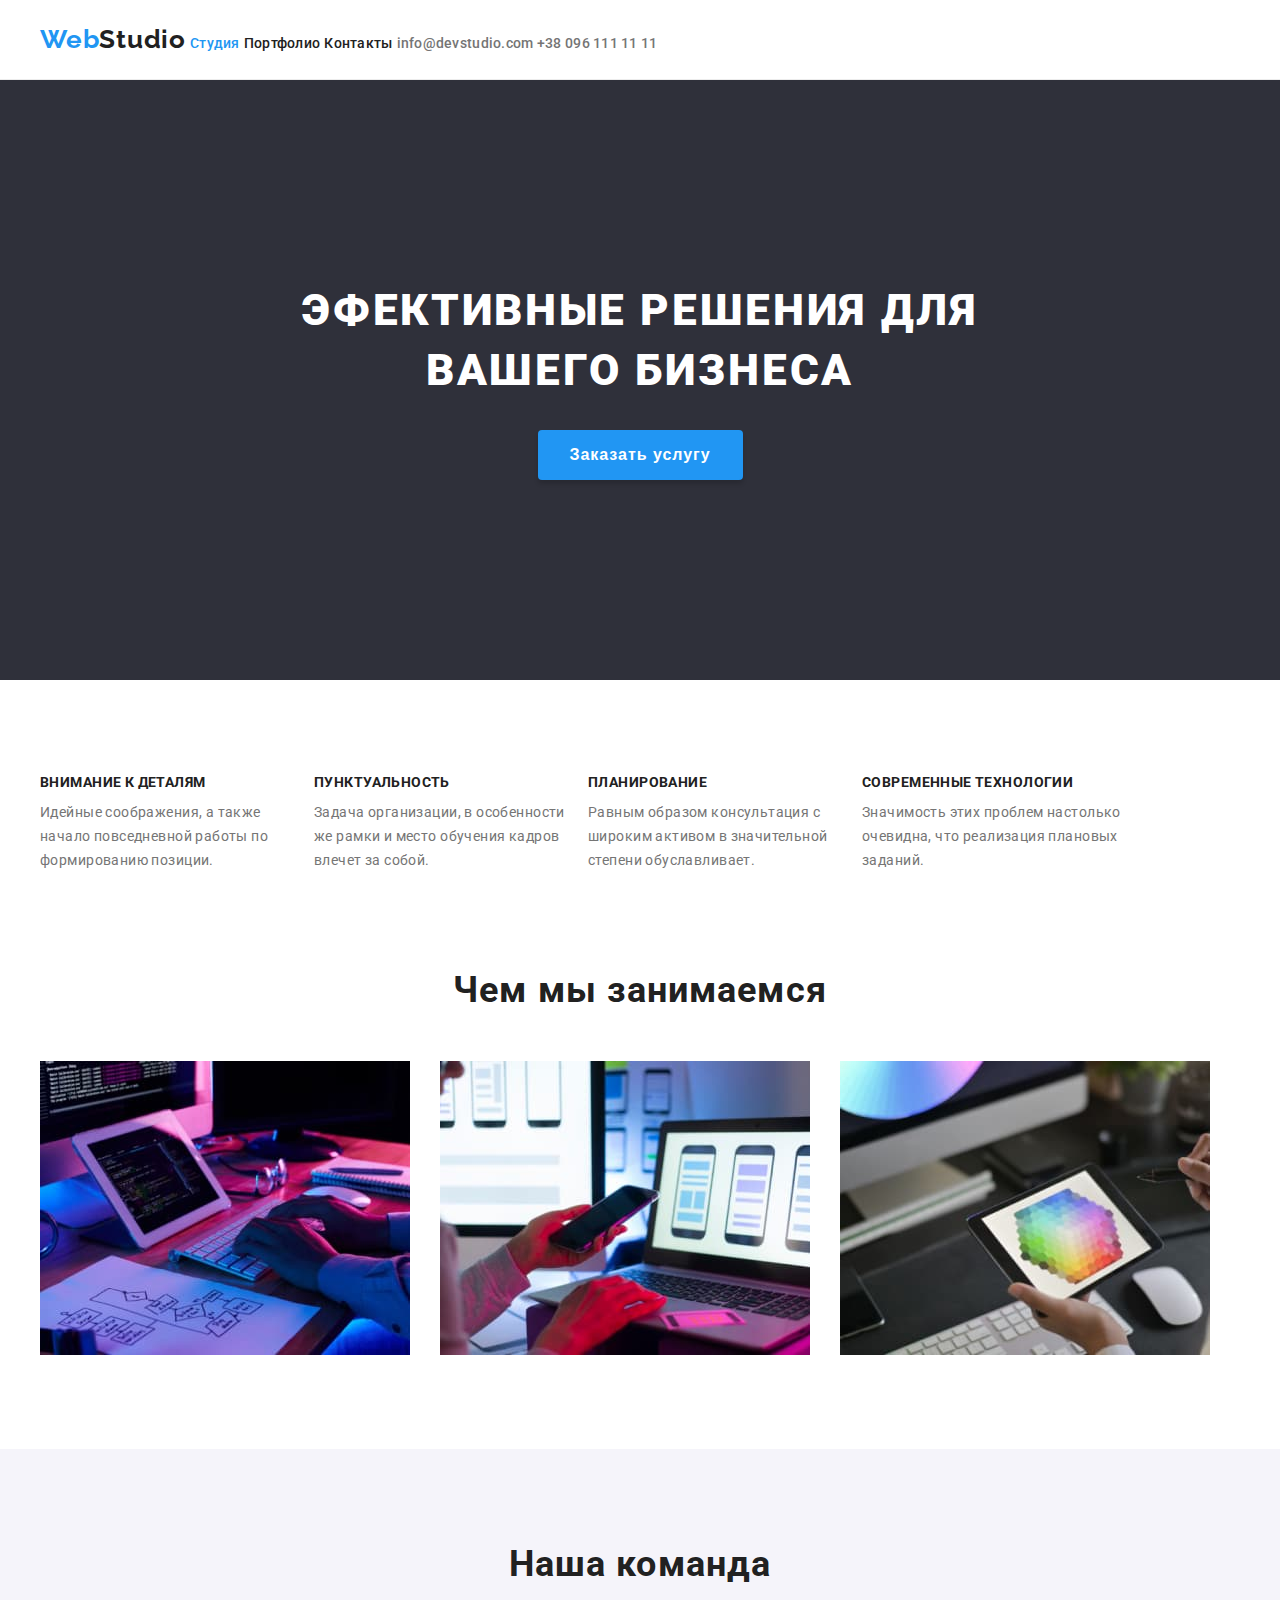
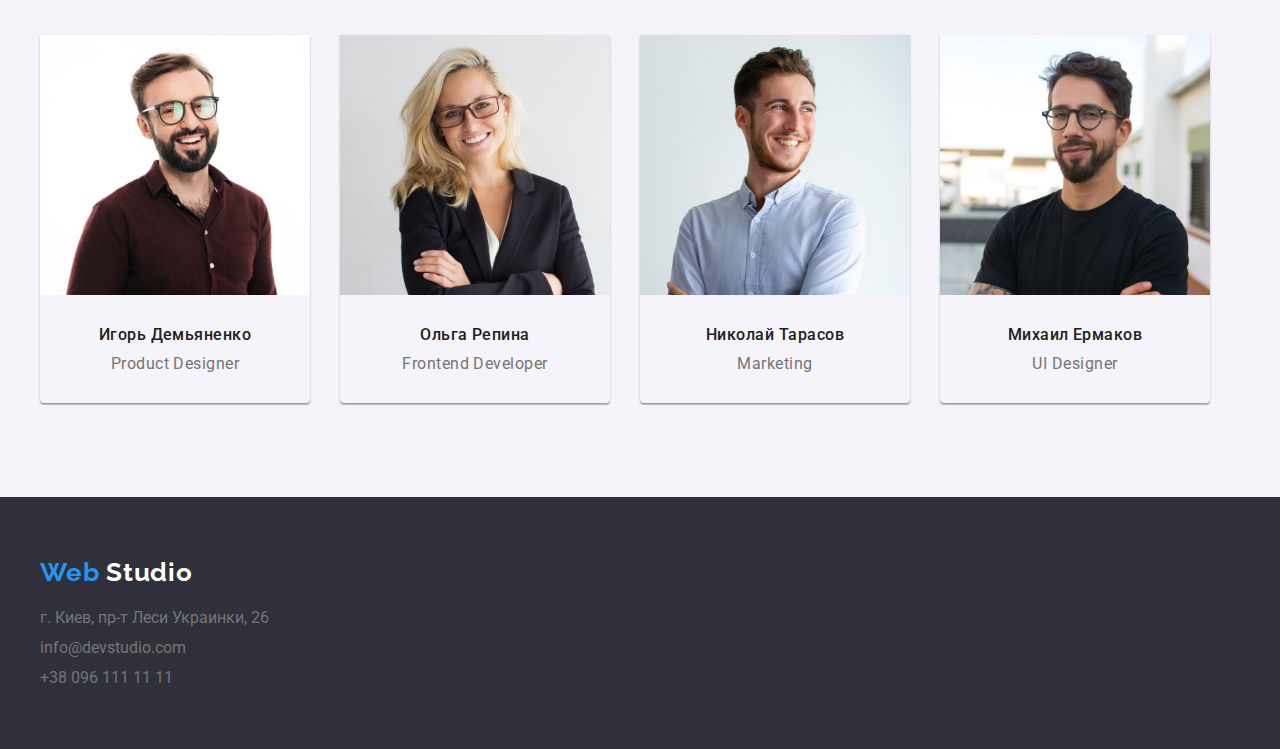
<file: index.html>
<!DOCTYPE html>
<html lang="ru">
  <head>
    <meta charset="UTF-8" />
    <meta name="description" content="Сайт под ключ" />
    <title>Web Studio</title>
    <link
      href="https://fonts.googleapis.com/css2?family=DM+Serif+Display&family=Raleway:wght@700&family=Roboto:wght@400;500;700;900&display=swap"
      rel="stylesheet"
    />
    <link rel="stylesheet" href="css/style.css" />
  </head>
  <body>
    <header class="header">
      <div class="container">
        <nav class="nav">
          <a class="logo" href="#"><span class="logo_fword">Web</span>Studio</a>
          <ul class="nav__list">
            <li class="nav__list-item">
              <a class="nav__link nav__link--current" href="#"> Студия </a>
            </li>
            <li class="nav__list-item">
              <a class="nav__link" href="portfolio.html"> Портфолио </a>
            </li>
            <li class="nav__list-item">
              <a class="nav__link" href="#"> Контакты </a>
            </li>
          </ul>
        </nav>
        <ul class="contacts">
          <li>
            <a class="contacts_item" href="mailto:info@devstudio.com">
              info@devstudio.com
            </a>
            <a class="contacts_item" href="tel:+380961111111">
              +38 096 111 11 11
            </a>
          </li>
        </ul>
      </div>
    </header>
    <main class="main">
      <section class="section section--dark section-h1">
        <div class="container">
          <h1 class="section__title section__title-bigger">
            Эфективные решения для вашего бизнеса
          </h1>
          <button class="button button__order button--blue" type="button">
            Заказать услугу
          </button>
        </div>
      </section>
      <section class="section section--bottom-p-zero">
        <div class="container">
          <div class="grid">
            <h2 class="visually-hidden">Наши преимущества</h2>
            <ul class="advantages">
              <li class="advantages__item">
                <h3 class="advantages__title">Внимание к деталям</h3>
                <p class="advantages__desc">
                  Идейные соображения, а также начало повседневной работы по
                  формированию позиции.
                </p>
              </li>
              <li class="advantages__item">
                <h3 class="advantages__title">Пунктуальность</h3>
                <p class="advantages__desc">
                  Задача организации, в особенности же рамки и место обучения
                  кадров влечет за собой.
                </p>
              </li>
              <li class="advantages__item">
                <h3 class="advantages__title">Планирование</h3>
                <p class="advantages__desc">
                  Равным образом консультация с широким активом в значительной
                  степени обуславливает.
                </p>
              </li>
              <li class="advantages__item">
                <h3 class="advantages__title">Современные технологии</h3>
                <p class="advantages__desc">
                  Значимость этих проблем настолько очевидна, что реализация
                  плановых заданий.
                </p>
              </li>
            </ul>
          </div>
        </div>
      </section>
      <section class="section">
        <div class="container">
          <h2 class="section__title">Чем мы занимаемся</h2>
          <ul class="doings">
            <li class="doings__item">
              <img
                class="doings__img"
                src="images/workProgramer.jpg"
                alt="програмист пишет код"
              />
            </li>
            <li class="doings__item">
              <img
                class="doings__img"
                src="images/workDesigner.jpg"
                alt="ui дизайнер делает интерфейс для мобильного приложения"
              />
            </li>
            <li class="doings__item">
              <img
                class="doings__img"
                src="images/workArtist.jpg"
                alt="веб-дизайнер выбирает цвет на графическом планшете"
              />
            </li>
          </ul>
        </div>
      </section>
      <section class="section section--gray-light">
        <div class="container">
          <h2 class="section__title">Наша команда</h2>
          <ul class="team">
            <li class="team__item">
              <img
                class="team_img"
                src="images/person1.jpg"
                alt="мужчина: в очках, короткая стрижка, борода, темные волосы, бордовая рубашка"
              />
              <h3 class="team__title">Игорь Демьяненко</h3>
              <p class="team_desc">Product Designer</p>
            </li>
            <li class="team__item">
              <img
                class="team_img"
                src="images/person2.jpg"
                alt="женщина: блондинка, в очках, в черном пиджаке"
              />
              <h3 class="team__title">Ольга Репина</h3>
              <p class="team_desc">Frontend Developer</p>
            </li>
            <li class="team__item">
              <img
                class="team_img"
                src="images/person3.jpg"
                alt="мужчина: короткая стрижка, длинная щетина, темные волосы, белая рубашка"
              />
              <h3 class="team__title">Николай Тарасов</h3>
              <p class="team_desc">Marketing</p>
            </li>
            <li class="team__item">
              <img
                class="team_img"
                src="images/person4.jpg"
                alt="мужчина: короткая стрижка, борода, темные волосы, черная футболка"
              />
              <h3 class="team__title">Михаил Ермаков</h3>
              <p class="team_desc">UI Designer</p>
            </li>
          </ul>
        </div>
      </section>
    </main>
    <footer class="footer">
      <div class="container">
        <a class="logo logo--white" href="#">
          <span class="logo_fword">Web</span> Studio
        </a>
        <address class="address">
          <ul class="address__list">
            <li class="address__item">
              <a
                class="address__contact"
                href="https://www.google.com/maps/search/?api=1&query=Киев+Леси+Украинки+26"
                target="_blank"
                rel="noopener noreferrer"
              >
                г. Киев, пр-т Леси Украинки, 26
              </a>
            </li>
            <li class="address__item">
              <a class="address__contact" href="mailto:info@devstudio.com">
                info@devstudio.com
              </a>
            </li>
            <li class="address__item">
              <a class="address__contact" href="tel:+380961111111">
                +38 096 111 11 11
              </a>
            </li>
          </ul>
        </address>
      </div>
    </footer>
  </body>
</html>
</file>
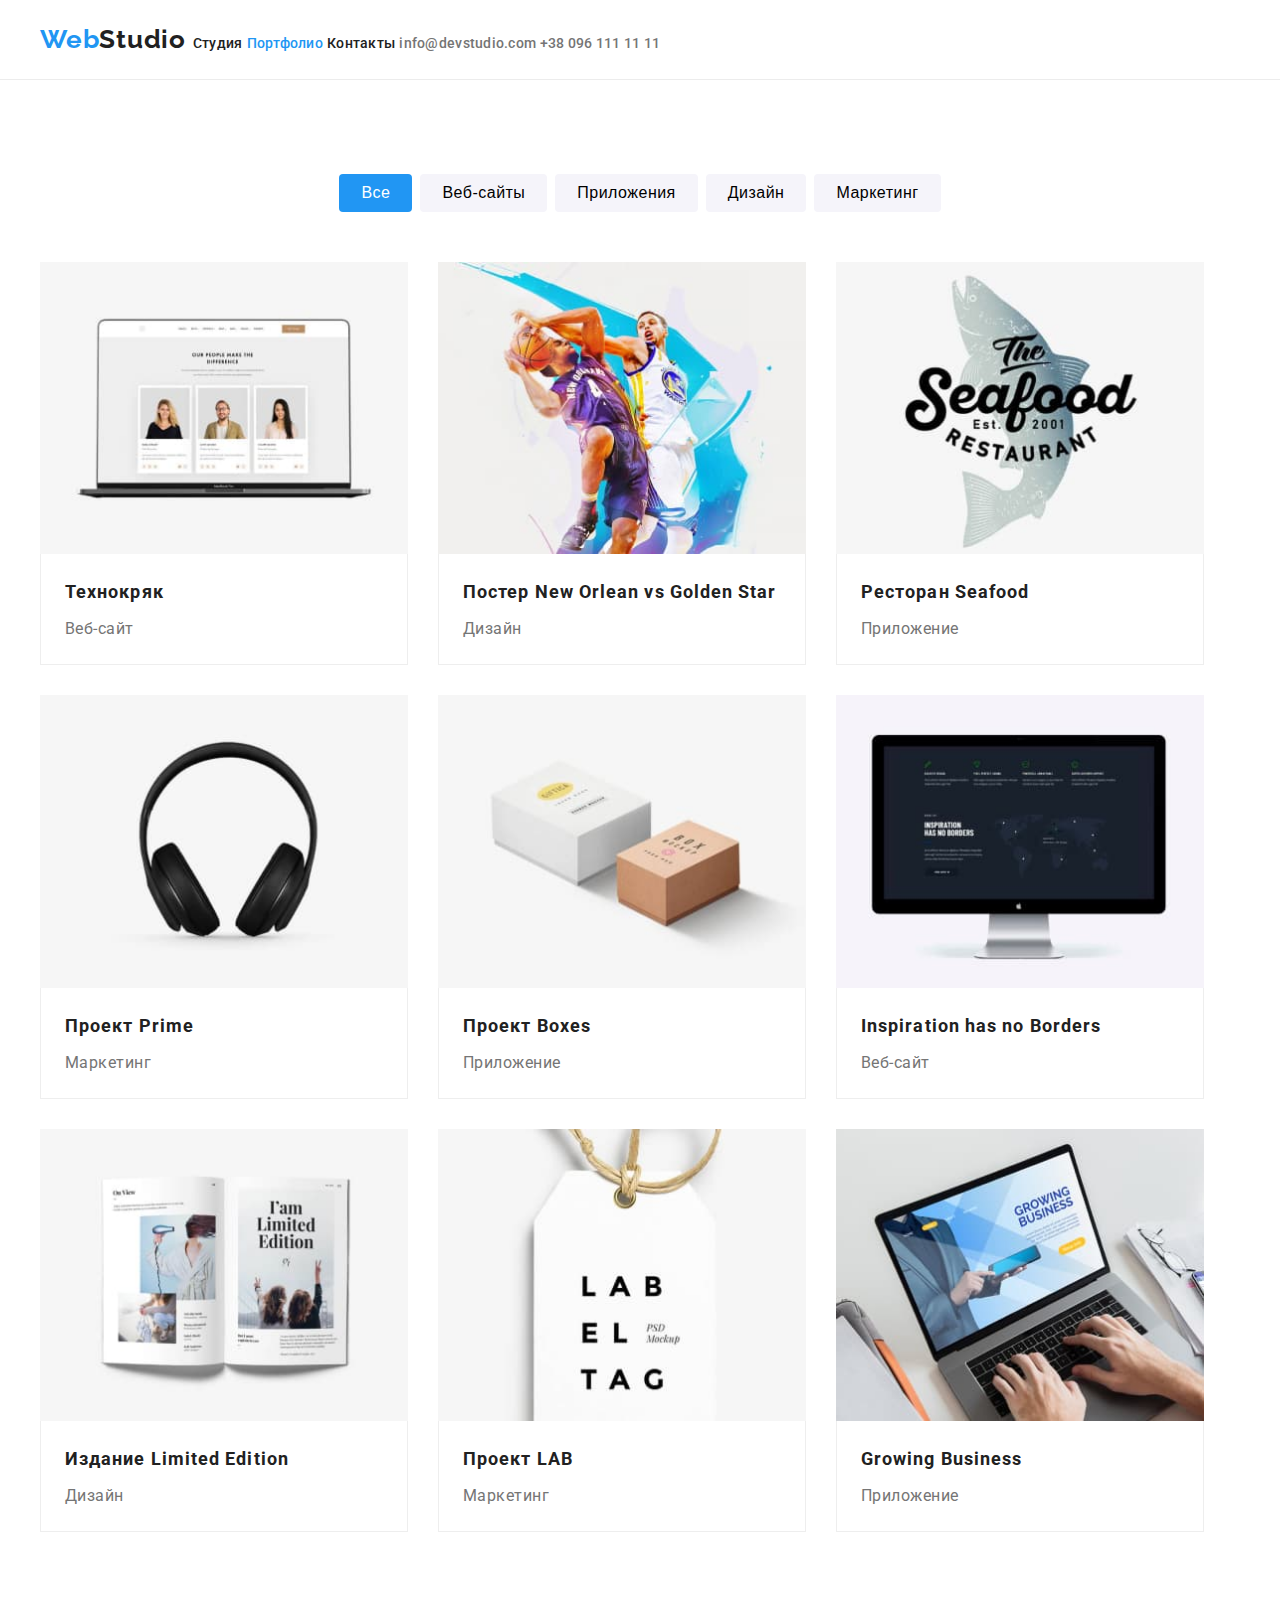
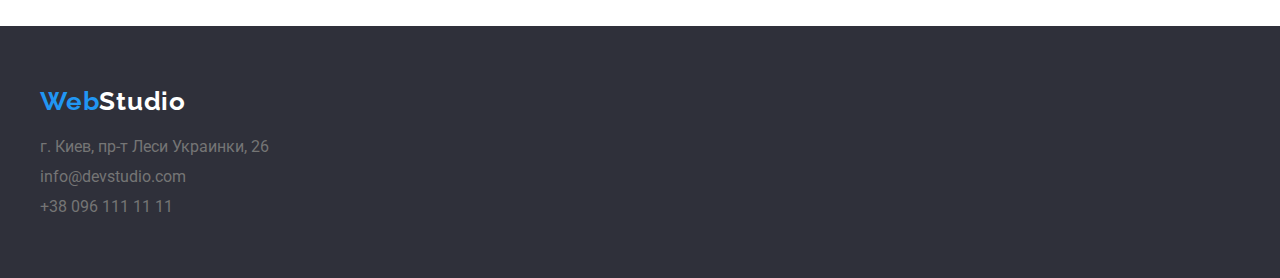
<file: portfolio.html>
<!DOCTYPE html>
<html lang="ru">
  <head>
    <meta charset="UTF-8" />
    <meta name="description" content="Портфолио" />
    <title>Портфолио</title>
    <link
      href="https://fonts.googleapis.com/css2?family=DM+Serif+Display&family=Raleway:wght@700&family=Roboto:wght@400;500;700;900&display=swap"
      rel="stylesheet"
    />
    <link rel="stylesheet" href="css/style.css" />
  </head>
  <body>
    <header class="header">
      <div class="container">
        <nav class="nav">
          <a class="logo" href="index.html">
            <span class="logo_fword">Web</span>Studio
          </a>
          <ul class="nav__list">
            <li class="nav__list-item">
              <a class="nav__link" href="index.html"> Студия </a>
            </li>
            <li class="nav__list-item">
              <a class="nav__link nav__link--current" href="#"> Портфолио </a>
            </li>
            <li class="nav__list-item">
              <a class="nav__link" href="#"> Контакты </a>
            </li>
          </ul>
        </nav>
        <ul class="contacts">
          <li>
            <a class="contacts_item" href="mailto:info@devstudio.com">
              info@devstudio.com
            </a>
            <a class="contacts_item" href="tel:+380961111111">
              +38 096 111 11 11
            </a>
          </li>
        </ul>
      </div>
    </header>
    <main>
      <section class="section">
        <div class="container">
          <h2 class="visually-hidden">Портфолио</h2>
          <ul class="filter-buttons">
            <li class="filter-buttons__item">
              <button class="button button--current" type="button">Все</button>
            </li>
            <li class="filter-buttons__item">
              <button class="button" type="button">Веб-сайты</button>
            </li>
            <li class="filter-buttons__item">
              <button class="button" type="button">Приложения</button>
            </li>
            <li class="filter-buttons__item">
              <button class="button" type="button">Дизайн</button>
            </li>
            <li class="filter-buttons__item">
              <button class="button" type="button">Маркетинг</button>
            </li>
          </ul>
          <ul class="project-list">
            <li class="project-list__item">
              <img
                class="project-list__img"
                src="images/portfolio1.jpg"
                alt="Ноутбук"
              />
              <div class="project-list__bottom-container">
                <h3 class="project-list__title">Технокряк</h3>
                <p class="project-list__desc">Веб-сайт</p>
              </div>
            </li>
            <li class="project-list__item">
              <img
                class="project-list__img"
                src="images/portfolio2.jpg"
                alt="Два игрока в баскетбол"
              />
              <div class="project-list__bottom-container">
                <h3 class="project-list__title">
                  Постер New Orlean vs Golden Star
                </h3>
                <p class="project-list__desc">Дизайн</p>
              </div>
            </li>
            <li class="project-list__item">
              <img
                class="project-list__img"
                src="images/portfolio3.jpg"
                alt="Логотип ресторана Seafood"
              />
              <div class="project-list__bottom-container">
                <h3 class="project-list__title">Ресторан Seafood</h3>
                <p class="project-list__desc">Приложение</p>
              </div>
            </li>
            <li class="project-list__item">
              <img
                class="project-list__img"
                src="images/portfolio4.jpg"
                alt="Черные полноразмерные наушники"
              />
              <div class="project-list__bottom-container">
                <h3 class="project-list__title">Проект Prime</h3>
                <p class="project-list__desc">Маркетинг</p>
              </div>
            </li>
            <li class="project-list__item">
              <img
                class="project-list__img"
                src="images/portfolio5.jpg"
                alt="Две коробки"
              />
              <div class="project-list__bottom-container">
                <h3 class="project-list__title">Проект Boxes</h3>
                <p class="project-list__desc">Приложение</p>
              </div>
            </li>
            <li class="project-list__item">
              <img
                class="project-list__img"
                src="images/portfolio6.jpg"
                alt="Монитор"
              />
              <div class="project-list__bottom-container">
                <h3 class="project-list__title">Inspiration has no Borders</h3>
                <p class="project-list__desc">Веб-сайт</p>
              </div>
            </li>
            <li class="project-list__item">
              <img
                class="project-list__img"
                src="images/portfolio7.jpg"
                alt="Открытая книга"
              />
              <div class="project-list__bottom-container">
                <h3 class="project-list__title">Издание Limited Edition</h3>
                <p class="project-list__desc">Дизайн</p>
              </div>
            </li>
            <li class="project-list__item">
              <img
                class="project-list__img"
                src="images/portfolio8.jpg"
                alt="Бирка с надпись: Lab el tag"
              />
              <div class="project-list__bottom-container">
                <h3 class="project-list__title">Проект LAB</h3>
                <p class="project-list__desc">Маркетинг</p>
              </div>
            </li>
            <li class="project-list__item">
              <img
                class="project-list__img"
                src="images/portfolio9.jpg"
                alt="Ноутбук на котором печатают"
              />
              <div class="project-list__bottom-container">
                <h3 class="project-list__title">Growing Business</h3>
                <p class="project-list__desc">Приложение</p>
              </div>
            </li>
          </ul>
        </div>
      </section>
    </main>
    <footer class="footer">
      <div class="container">
        <a class="logo logo--white" href="index.html">
          <span class="logo_fword">Web</span>Studio
        </a>
        <address class="address">
          <ul class="address__list">
            <li class="address__item">
              <a
                class="address__contact"
                href="https://www.google.com/maps/search/?api=1&query=Киев+Леси+Украинки+26"
                target="_blank"
                rel="noopener noreferrer"
              >
                г. Киев, пр-т Леси Украинки, 26
              </a>
            </li>
            <li class="address__item">
              <a class="address__contact" href="mailto:info@devstudio.com">
                info@devstudio.com
              </a>
            </li>
            <li class="address__item">
              <a class="address__contact" href="tel:+380961111111">
                +38 096 111 11 11
              </a>
            </li>
          </ul>
        </address>
      </div>
    </footer>
  </body>
</html>
</file>
<file: css/style.css>
:root {
  --brand-color: #2196f3;
  --background-color-gray_dark: #2f303a;
  --background-color-gray_light: #f5f4fa;
  --text-color-black: #212121;
  --text-color-grey: #757575;
  --color-white: #fff;
  --border-color: #eeeeee;
  /*--section-padding: 94px 13.4375%;*/
  --section-padding: 94px 0;
  --box-shadow-team: 0px 1px 3px rgba(0, 0, 0, 0.12),
    0px 1px 1px rgba(0, 0, 0, 0.14), 0px 2px 1px rgba(0, 0, 0, 0.2);
  --border-projects-width: 1px;
  --border-projects_item: var(--border-projects-width) solid var(--border-color);
  --button-hover-shadow: 0px 3px 1px rgba(0, 0, 0, 0.1),
    0px 1px 2px rgba(0, 0, 0, 0.08), 0px 2px 2px rgba(0, 0, 0, 0.12);
}

body {
  margin: 0;

  box-sizing: border-box;

  font-family: "Roboto", sans-serif;
  color: var(--text-color-black);
}

.visually-hidden {
  position: absolute;
  clip: rect(0 0 0 0);
  width: 1px;
  height: 1px;
  margin: -1px;
}

.container {
  width: 1200px;
  margin: auto;
}

.header {
  padding: 24px 0;
  border-bottom: 1px solid #ececec;
}

.main {
  margin: 0;
  padding: 0;
}

.logo {
  text-decoration: none;
  font-family: "Raleway", sans-serif;
  font-weight: 700;
  font-size: 26px;
  line-height: 31px;
  letter-spacing: 0.03em;
  color: var(--text-color-black);
}

.logo_fword {
  color: var(--brand-color);
}

.logo--white {
  color: var(--color-white);
}

.nav {
  display: inline-block;
}

.nav__list {
  display: inline-block;
  margin: 0;
  padding: 0;

  list-style-type: none;
}

.nav__list-item {
  display: inline-block;
}

.nav__link {
  text-decoration: none;
  color: var(--text-color-black);
  font-weight: 500;
  font-size: 14px;
  line-height: 16px;
  letter-spacing: 0.02em;
}

.nav__link:hover,
.nav__link:focus,
.nav__link:active {
  color: var(--brand-color);
}

.nav__link--current {
  color: var(--brand-color);
}

.contacts {
  display: inline-block;
  margin: 0;
  padding: 0;

  list-style-type: none;
}

.contacts_item {
  color: var(--text-color-grey);
  text-decoration: none;
  font-weight: 500;
  font-size: 14px;
  line-height: 16px;
  letter-spacing: 0.02em;
}

.contacts_item:hover,
.contacts_item:focus,
.contacts_item:active {
  color: var(--brand-color);
}

.section {
  padding: var(--section-padding);
}

.section-h1 {
  padding: 200px 0;
  text-align: center;
}

.section--bottom-p-zero {
  padding-bottom: 0;
}

.section--dark {
  background-color: var(--background-color-gray_dark);
}

.section--gray-light {
  background-color: var(--background-color-gray_light);
}

.section__title {
  display: block;
  margin: 0 0 50px 0;

  font-weight: 700;
  font-size: 36px;
  line-height: 42px;
  text-align: center;
  letter-spacing: 0.03em;
}

.section__title-bigger {
  max-width: 700px;
  margin: 0 auto 30px auto;

  font-weight: 900;
  font-size: 44px;
  line-height: 60px;
  letter-spacing: 0.06em;
  text-transform: uppercase;
  color: var(--color-white);
}

.button {
  padding: 6px 22px;

  font-weight: 500;
  font-size: 16px;
  line-height: 26px;
  text-align: center;
  letter-spacing: 0.03em;

  background: var(--background-color-gray_light);
  border-radius: 4px;
  border: none;
}

.button:hover,
.button:focus,
button:active {
  color: var(--color-white);

  box-shadow: var(--button-hover-shadow);
  background: var(--brand-color);
}

.button--blue,
.button--current {
  background-color: var(--brand-color);
  color: var(--color-white);
}

.button--blue:hover,
.button--blue:focus,
.button--blue:active {
  color: var(--brand-color);
  background-color: var(--background-color-gray_light);
}

.button__order {
  padding: 10px 32px;

  line-height: 30px;
  letter-spacing: 0.06em;
  font-weight: 700;

  box-shadow: 0 4px 4px rgba(0, 0, 0, 0.15);
}

.advantages {
  list-style-type: none;
  margin: 0;
  padding: 0;
}

.advantages__item {
  display: inline-block;
  max-width: 270px;
}

.advantages__title {
  margin: 0;

  font-size: 14px;
  line-height: 16px;
  letter-spacing: 0.03em;
  text-transform: uppercase;
}

.advantages__desc {
  margin: 10px 0 0 0;
  min-height: 75px;

  font-size: 14px;
  line-height: 24px;
  letter-spacing: 0.03em;
  color: var(--text-color-grey);
}

.doings {
  list-style-type: none;
  padding: 0;
  margin: 0;
  font-size: 0;
  /*font-size: 0; needs to remove extra 4px from the bottom*/
}

.doings__item {
  display: inline-block;
}

.doings__item:not(:last-child) {
  margin-right: 30px;
}

.doings__img {
  display: block;
  max-width: 100%;
}

.team {
  list-style-type: none;
  padding: 0;
  margin: 0;

  font-size: 0;
}

.team__item {
  display: inline-block;
  padding: 0 0 30px 0;
  max-width: 270px;

  box-shadow: var(--box-shadow-team);
  border-radius: 0 0 4px 4px;
}

.team__item:not(:last-child) {
  margin-right: 30px;
}

.team_img {
  display: block;
  max-width: 100%;
}

.team__title {
  margin: 30px 0 10px 0;

  font-weight: 500;
  font-size: 16px;
  line-height: 19px;
  text-align: center;
  letter-spacing: 0.03em;
}

.team_desc {
  margin: 0;

  font-size: 16px;
  line-height: 19px;
  text-align: center;
  letter-spacing: 0.03em;
  color: var(--text-color-grey);
}

.footer {
  padding: 60px 0;
  background-color: var(--background-color-gray_dark);
}

.address {
  margin-top: 20px;

  font-style: normal;
}

.address__list {
  list-style-type: none;
  padding: 0;
  margin: 0;
}

.address__item:not(:last-child) {
  margin-bottom: 9px;
}

.address__item {
  min-height: 21px;
}

.address__contact {
  text-decoration: none;
  color: var(--text-color-grey);
}

.address__contact:hover,
.address__contact:active,
.address__contact:focus {
  color: var(--color-white);
}

.filter-buttons {
  list-style-type: none;
  padding: 0;
  margin: 0;

  text-align: center;
  font-size: 0;
}

.filter-buttons__item {
  display: inline-block;
}

.filter-buttons__item:not(:last-child) {
  margin-right: 8px;
}

.project-list {
  list-style-type: none;
  padding: 0;
  margin: 20px 0 0 0;
  font-size: 0;
}

.project-list__item {
  display: inline-block;
  margin-top: 30px;
  max-width: calc(370px - var(--border-projects-width) * 2);
}

.project-list__item:not(:last-child) {
  margin-right: 30px;
}

.project-list__bottom-container {
  padding: 20px 24px;

  border-right: var(--border-projects_item);
  border-left: var(--border-projects_item);
  border-bottom: var(--border-projects_item);
}

.project-list__title {
  margin-top: 0;
  margin-bottom: 4px;

  font-size: 18px;
  line-height: 36px;
  letter-spacing: 0.06em;
  color: var(--text-color-black);
}

.project-list__img {
  display: block;
  max-width: 100%;
}

.project-list__desc {
  margin: 0;

  font-size: 16px;
  line-height: 30px;
  letter-spacing: 0.03em;
  color: var(--text-color-grey);
}
</file>
